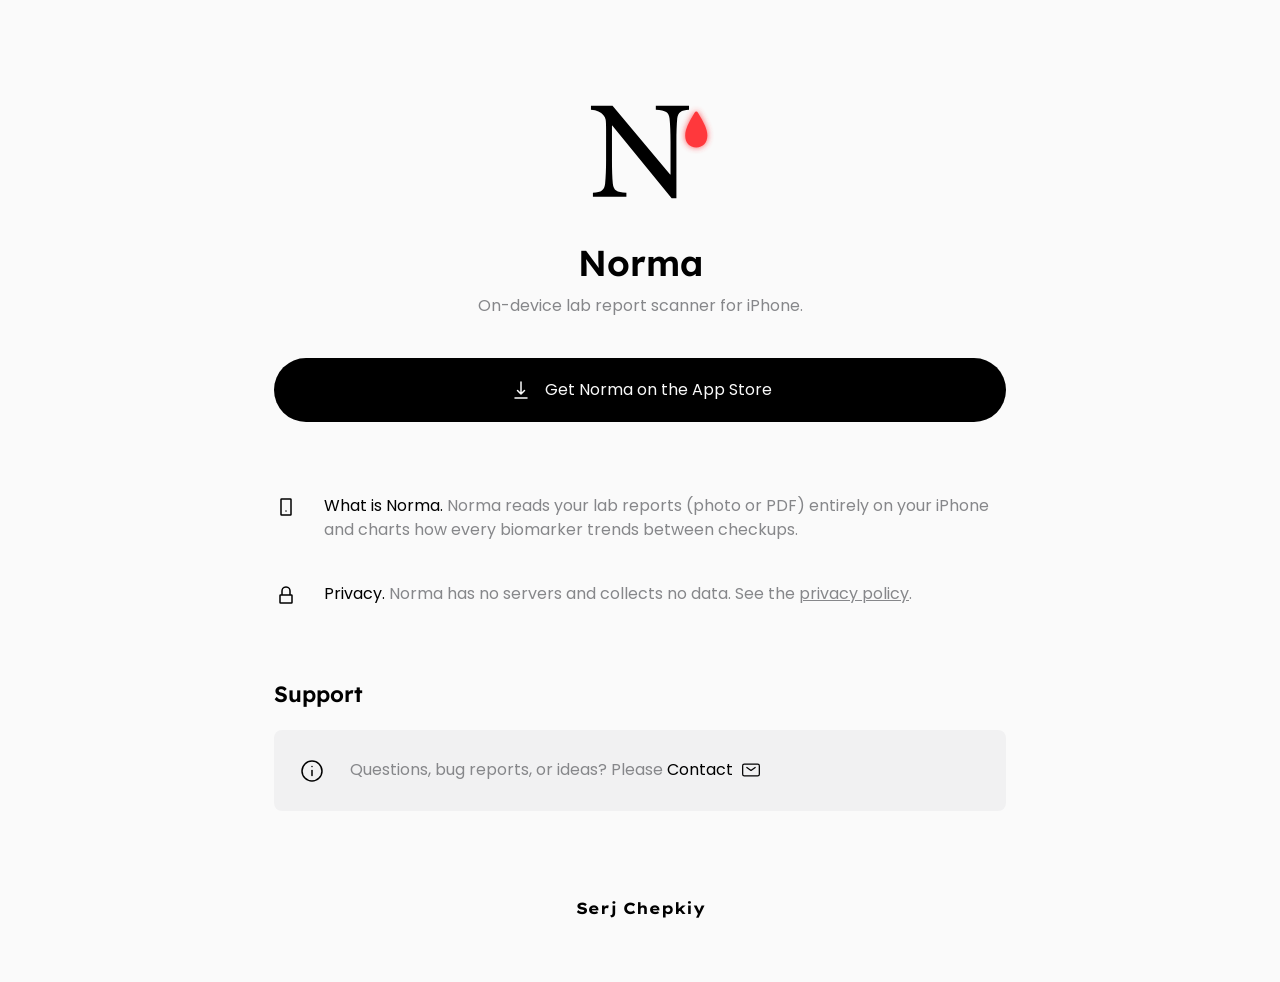
<file: index.html>
<!doctype html>
<html lang="en">
<head>
  <meta charset="utf-8">
  <meta name="viewport" content="width=device-width, initial-scale=1">
  <title>Norma — lab results tracker for iPhone</title>
  <meta name="description" content="Norma reads your lab reports on your iPhone and charts how every biomarker trends between checkups.">
  <link rel="canonical" href="https://norma.serj.design/">
  <meta name="apple-itunes-app" content="app-id=6787452888">
  <meta property="og:type" content="website">
  <meta property="og:url" content="https://norma.serj.design/">
  <meta property="og:title" content="Norma — lab results tracker for iPhone">
  <meta property="og:description" content="Norma reads your lab reports on your iPhone and charts how every biomarker trends between checkups.">
  <meta property="og:image" content="https://norma.serj.design/og.png">
  <meta property="og:image:width" content="1200">
  <meta property="og:image:height" content="630">
  <meta name="twitter:card" content="summary_large_image">
  <link rel="icon" href="favicon.ico?v=2" sizes="any">
  <link rel="icon" type="image/png" sizes="32x32" href="favicon-32x32.png?v=2">
  <link rel="icon" type="image/png" sizes="16x16" href="favicon-16x16.png?v=2">
  <link rel="apple-touch-icon" href="apple-touch-icon.png?v=2">
  <link rel="manifest" href="site.webmanifest?v=2">
  <link rel="preconnect" href="https://fonts.googleapis.com">
  <link rel="preconnect" href="https://fonts.gstatic.com" crossorigin>
  <link href="https://fonts.googleapis.com/css2?family=Lexend:wght@600&family=Lexend+Exa:wght@700&family=Poppins&display=swap" rel="stylesheet">
  <link rel="stylesheet" href="style.css">
</head>
<body>
<main>
  <img class="mark" src="mark.svg" width="160" height="160" alt="" aria-hidden="true">
  <h1 class="with-lede">Norma</h1>
  <p class="lede">On-device lab report scanner for iPhone.</p>

  <div class="get">
    <a class="cta" id="cta" href="https://apps.apple.com/app/id6787452888"><svg width="24" height="24" class="icon" stroke-width="1.5" viewBox="0 0 24 24" fill="none" xmlns="http://www.w3.org/2000/svg"><path d="M6 20H18" stroke="currentColor" stroke-linecap="round" stroke-linejoin="round"/><path d="M12 4V16M12 16L15.5 12.5M12 16L8.5 12.5" stroke="currentColor" stroke-linecap="round" stroke-linejoin="round"/></svg><span class="cta-label">Get Norma on the App Store</span></a>
  </div>

  <div class="escape" id="escape" hidden>
    <svg width="24" height="24" class="icon" stroke-width="1.5" viewBox="0 0 24 24" fill="none" xmlns="http://www.w3.org/2000/svg"><path d="M21 3L14 10" stroke="currentColor" stroke-linecap="round" stroke-linejoin="round"/><path d="M21 8V3H16" stroke="currentColor" stroke-linecap="round" stroke-linejoin="round"/><path d="M21 14V19.4C21 19.7314 20.7314 20 20.4 20H4.6C4.26863 20 4 19.7314 4 19.4V4.6C4 4.26863 4.26863 4 4.6 4H10" stroke="currentColor" stroke-linecap="round" stroke-linejoin="round"/></svg>
    <div>
      <p><b>Still here?</b> <span id="escape-app">This app</span> is holding the App Store link inside its own browser. Open this page in your browser instead:</p>
      <ol>
        <li>Tap <span class="chip">•••</span> in the top-right corner.</li>
        <li>Choose <b id="escape-exit">Open in browser</b>.</li>
        <li>Tap <b>Get Norma on the App Store</b> again.</li>
      </ol>
      <button type="button" class="copy" id="copy" hidden>Copy the App Store link</button>
    </div>
  </div>

  <div class="row"><svg width="24" height="24" class="icon" stroke-width="1.5" viewBox="0 0 24 24" fill="none" xmlns="http://www.w3.org/2000/svg"><path d="M12 16.01L12.01 15.9989" stroke="currentColor" stroke-linecap="round" stroke-linejoin="round"/><path d="M7 19.4V4.6C7 4.26863 7.26863 4 7.6 4H16.4C16.7314 4 17 4.26863 17 4.6V19.4C17 19.7314 16.7314 20 16.4 20H7.6C7.26863 20 7 19.7314 7 19.4Z" stroke="currentColor" stroke-width="1.5"/></svg><p><b>What is Norma.</b> Norma reads your lab reports (photo or PDF) entirely on your iPhone and charts how every biomarker trends between checkups.</p></div>
  <div class="row"><svg width="24" height="24" class="icon" stroke-width="1.5" viewBox="0 0 24 24" fill="none" xmlns="http://www.w3.org/2000/svg"><path d="M16 12H17.4C17.7314 12 18 12.2686 18 12.6V19.4C18 19.7314 17.7314 20 17.4 20H6.6C6.26863 20 6 19.7314 6 19.4V12.6C6 12.2686 6.26863 12 6.6 12H8M16 12V8C16 6.66667 15.2 4 12 4C8.8 4 8 6.66667 8 8V12M16 12H8" stroke="currentColor" stroke-linecap="round" stroke-linejoin="round"/></svg><p><b>Privacy.</b> Norma has no servers and collects no data. See the <a href="/privacy">privacy policy</a>.</p></div>

  <h2 id="support">Support</h2>
  <div class="contact"><svg width="24" height="24" class="icon" stroke-width="1.5" viewBox="0 0 24 24" fill="none" xmlns="http://www.w3.org/2000/svg"><path d="M12 11.5V16.5" stroke="currentColor" stroke-linecap="round" stroke-linejoin="round"/><path d="M12 7.51L12.01 7.49889" stroke="currentColor" stroke-linecap="round" stroke-linejoin="round"/><path d="M12 22C17.5228 22 22 17.5228 22 12C22 6.47715 17.5228 2 12 2C6.47715 2 2 6.47715 2 12C2 17.5228 6.47715 22 12 22Z" stroke="currentColor" stroke-linecap="round" stroke-linejoin="round"/></svg><p>Questions, bug reports, or ideas? Please <a href="mailto:serj@serj.design">Contact <svg width="24" height="24" class="icon" stroke-width="1.5" viewBox="0 0 24 24" fill="none" xmlns="http://www.w3.org/2000/svg"><path d="M7 9L12 12.5L17 9" stroke="currentColor" stroke-linecap="round" stroke-linejoin="round"/><path d="M2 17V7C2 5.89543 2.89543 5 4 5H20C21.1046 5 22 5.89543 22 7V17C22 18.1046 21.1046 19 20 19H4C2.89543 19 2 18.1046 2 17Z" stroke="currentColor" stroke-width="1.5"/></svg></a></p></div>
  <footer>Serj Chepkiy</footer>
</main>
<script src="inapp.js" defer></script>
</body>
</html>
</file>
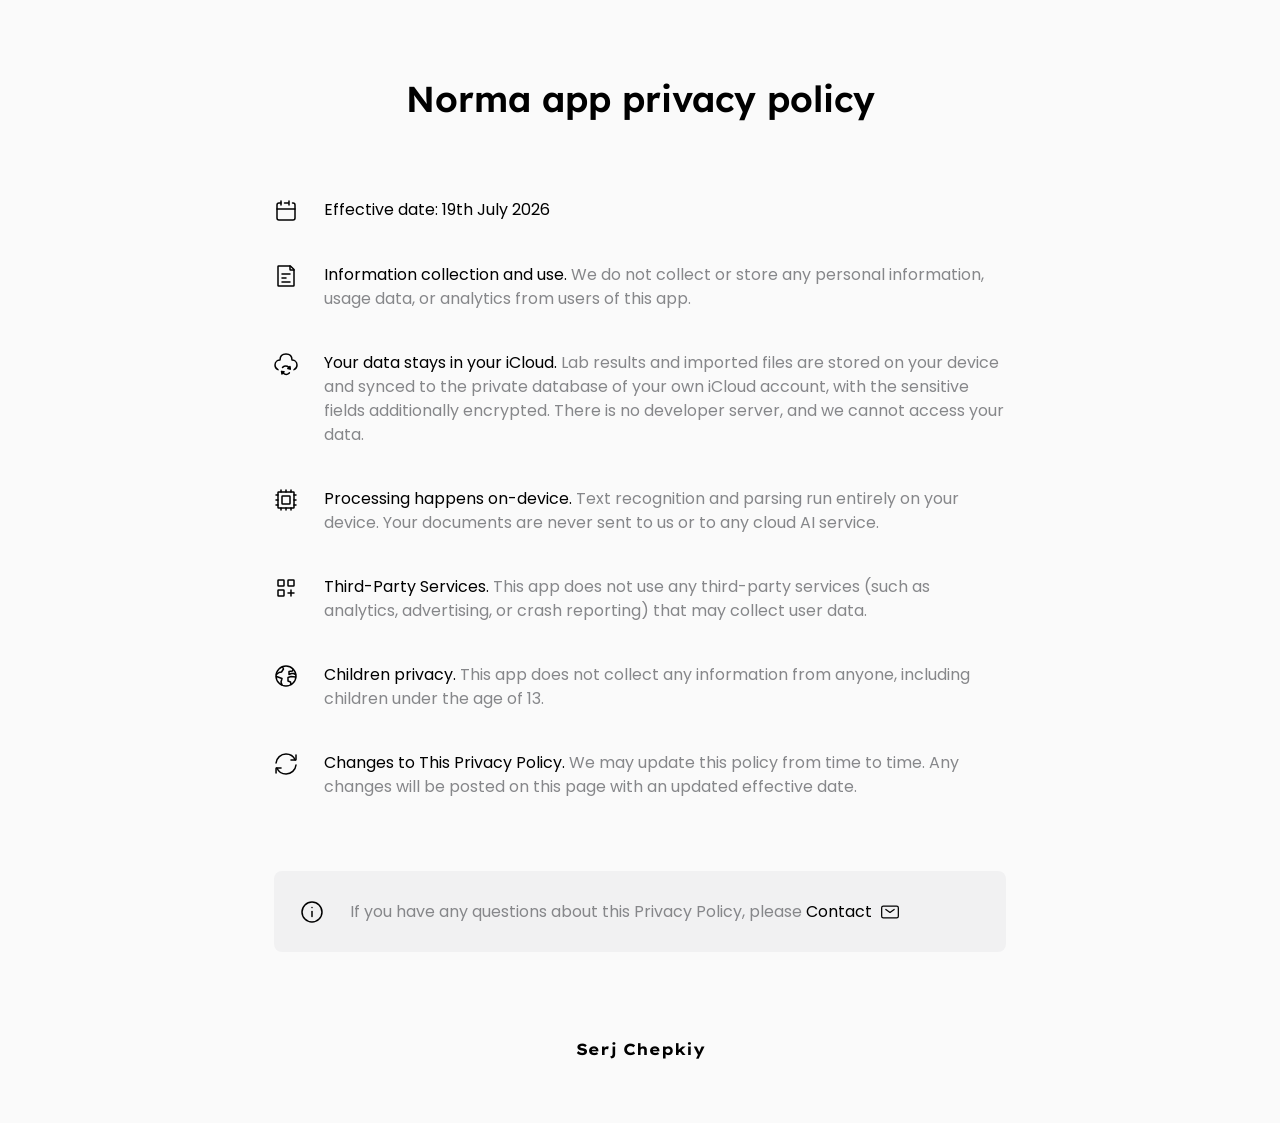
<file: privacy.html>
<!doctype html>
<html lang="en">
<head>
  <meta charset="utf-8">
  <meta name="viewport" content="width=device-width, initial-scale=1">
  <title>Norma app privacy policy</title>
  <meta name="description" content="Privacy policy of the Norma app.">
  <link rel="icon" href="favicon.ico?v=2" sizes="any">
  <link rel="icon" type="image/png" sizes="32x32" href="favicon-32x32.png?v=2">
  <link rel="icon" type="image/png" sizes="16x16" href="favicon-16x16.png?v=2">
  <link rel="apple-touch-icon" href="apple-touch-icon.png?v=2">
  <link rel="manifest" href="site.webmanifest?v=2">
  <link rel="preconnect" href="https://fonts.googleapis.com">
  <link rel="preconnect" href="https://fonts.gstatic.com" crossorigin>
  <link href="https://fonts.googleapis.com/css2?family=Lexend:wght@600&family=Lexend+Exa:wght@700&family=Poppins&display=swap" rel="stylesheet">
  <link rel="stylesheet" href="style.css">
</head>
<body>
<main>
  <h1>Norma app privacy policy</h1>
  <div class="row"><svg width="24" height="24" class="icon" stroke-width="1.5" viewBox="0 0 24 24" fill="none" xmlns="http://www.w3.org/2000/svg"><path d="M15 4V2M15 4V6M15 4H10.5M3 10V19C3 20.1046 3.89543 21 5 21H19C20.1046 21 21 20.1046 21 19V10H3Z" stroke="currentColor" stroke-linecap="round" stroke-linejoin="round"/><path d="M3 10V6C3 4.89543 3.89543 4 5 4H7" stroke="currentColor" stroke-linecap="round" stroke-linejoin="round"/><path d="M7 2V6" stroke="currentColor" stroke-linecap="round" stroke-linejoin="round"/><path d="M21 10V6C21 4.89543 20.1046 4 19 4H18.5" stroke="currentColor" stroke-linecap="round" stroke-linejoin="round"/></svg><p><b>Effective date: 19th July 2026</b></p></div>
  <div class="row"><svg width="24" height="24" class="icon" viewBox="0 0 24 24" stroke-width="1.5" fill="none" xmlns="http://www.w3.org/2000/svg"><path d="M4 21.4V2.6C4 2.26863 4.26863 2 4.6 2H16.2515C16.4106 2 16.5632 2.06321 16.6757 2.17574L19.8243 5.32426C19.9368 5.43679 20 5.5894 20 5.74853V21.4C20 21.7314 19.7314 22 19.4 22H4.6C4.26863 22 4 21.7314 4 21.4Z" stroke="currentColor" stroke-linecap="round" stroke-linejoin="round"/><path d="M8 10L16 10" stroke="currentColor" stroke-linecap="round" stroke-linejoin="round"/><path d="M8 18L16 18" stroke="currentColor" stroke-linecap="round" stroke-linejoin="round"/><path d="M8 14L12 14" stroke="currentColor" stroke-linecap="round" stroke-linejoin="round"/><path d="M16 2V5.4C16 5.73137 16.2686 6 16.6 6H20" stroke="currentColor" stroke-linecap="round" stroke-linejoin="round"/></svg><p><b>Information collection and use.</b> We do not collect or store any personal information, usage data, or analytics from users of this app.</p></div>
  <div class="row"><svg width="24" height="24" class="icon" stroke-width="1.5" viewBox="0 0 24 24" fill="none" xmlns="http://www.w3.org/2000/svg"><path d="M20 17.6073C21.4937 17.0221 23 15.6889 23 13C23 9 19.6667 8 18 8C18 6 18 2 12 2C6 2 6 6 6 8C4.33333 8 1 9 1 13C1 15.6889 2.50628 17.0221 4 17.6073" stroke="currentColor" stroke-linecap="round" stroke-linejoin="round"/><path d="M7.58059 19.4874L9.34836 21.2552C10.9105 22.8173 13.4431 22.8173 15.0052 21.2552L15.3588 20.9016" stroke="currentColor" stroke-linecap="round" stroke-linejoin="round"/><path d="M7.93413 21.9623L7.58058 19.4874L10.0554 19.841L7.93413 21.9623Z" stroke="currentColor" stroke-linecap="round" stroke-linejoin="round"/><path d="M16.2981 16.9016L14.5303 15.1339C12.9682 13.5718 10.4355 13.5718 8.87345 15.1339L8.51989 15.4874" stroke="currentColor" stroke-linecap="round" stroke-linejoin="round"/><path d="M15.9445 14.4268L16.2981 16.9017L13.8232 16.5481L15.9445 14.4268Z" stroke="currentColor" stroke-linecap="round" stroke-linejoin="round"/></svg><p><b>Your data stays in your iCloud.</b> Lab results and imported files are stored on your device and synced to the private database of your own iCloud account, with the sensitive fields additionally encrypted. There is no developer server, and we cannot access your data.</p></div>
  <div class="row"><svg width="24" height="24" class="icon" stroke-width="1.5" viewBox="0 0 24 24" fill="none" xmlns="http://www.w3.org/2000/svg"><path d="M8 15.4V8.6C8 8.26863 8.26863 8 8.6 8H15.4C15.7314 8 16 8.26863 16 8.6V15.4C16 15.7314 15.7314 16 15.4 16H8.6C8.26863 16 8 15.7314 8 15.4Z" stroke="currentColor" stroke-linecap="round" stroke-linejoin="round"/><path d="M20 4.6V19.4C20 19.7314 19.7314 20 19.4 20H4.6C4.26863 20 4 19.7314 4 19.4V4.6C4 4.26863 4.26863 4 4.6 4H19.4C19.7314 4 20 4.26863 20 4.6Z" stroke="currentColor" stroke-linecap="round" stroke-linejoin="round"/><path d="M17 4V2" stroke="currentColor" stroke-linecap="round" stroke-linejoin="round"/><path d="M12 4V2" stroke="currentColor" stroke-linecap="round" stroke-linejoin="round"/><path d="M7 4V2" stroke="currentColor" stroke-linecap="round" stroke-linejoin="round"/><path d="M7 20V22" stroke="currentColor" stroke-linecap="round" stroke-linejoin="round"/><path d="M12 20V22" stroke="currentColor" stroke-linecap="round" stroke-linejoin="round"/><path d="M17 20V22" stroke="currentColor" stroke-linecap="round" stroke-linejoin="round"/><path d="M20 17H22" stroke="currentColor" stroke-linecap="round" stroke-linejoin="round"/><path d="M20 12H22" stroke="currentColor" stroke-linecap="round" stroke-linejoin="round"/><path d="M20 7H22" stroke="currentColor" stroke-linecap="round" stroke-linejoin="round"/><path d="M4 17H2" stroke="currentColor" stroke-linecap="round" stroke-linejoin="round"/><path d="M4 12H2" stroke="currentColor" stroke-linecap="round" stroke-linejoin="round"/><path d="M4 7H2" stroke="currentColor" stroke-linecap="round" stroke-linejoin="round"/></svg><p><b>Processing happens on-device.</b> Text recognition and parsing run entirely on your device. Your documents are never sent to us or to any cloud AI service.</p></div>
  <div class="row"><svg width="24" height="24" class="icon" stroke-width="1.5" viewBox="0 0 24 24" fill="none" xmlns="http://www.w3.org/2000/svg"><path d="M13.9922 17H16.9922M19.9922 17H16.9922M16.9922 17V14M16.9922 17V20" stroke="currentColor" stroke-linecap="round" stroke-linejoin="round"/><path d="M4 9.4V4.6C4 4.26863 4.26863 4 4.6 4H9.4C9.73137 4 10 4.26863 10 4.6V9.4C10 9.73137 9.73137 10 9.4 10H4.6C4.26863 10 4 9.73137 4 9.4Z" stroke="currentColor" stroke-width="1.5"/><path d="M4 19.4V14.6C4 14.2686 4.26863 14 4.6 14H9.4C9.73137 14 10 14.2686 10 14.6V19.4C10 19.7314 9.73137 20 9.4 20H4.6C4.26863 20 4 19.7314 4 19.4Z" stroke="currentColor" stroke-width="1.5"/><path d="M14 9.4V4.6C14 4.26863 14.2686 4 14.6 4H19.4C19.7314 4 20 4.26863 20 4.6V9.4C20 9.73137 19.7314 10 19.4 10H14.6C14.2686 10 14 9.73137 14 9.4Z" stroke="currentColor" stroke-width="1.5"/></svg><p><b>Third-Party Services.</b> This app does not use any third-party services (such as analytics, advertising, or crash reporting) that may collect user data.</p></div>
  <div class="row"><svg width="24" height="24" class="icon" stroke-width="1.5" viewBox="0 0 24 24" fill="none" xmlns="http://www.w3.org/2000/svg"><path d="M12 22C17.5228 22 22 17.5228 22 12C22 6.47715 17.5228 2 12 2C6.47715 2 2 6.47715 2 12C2 17.5228 6.47715 22 12 22Z" stroke="currentColor"   stroke-linecap="round" stroke-linejoin="round"/><path d="M2.5 12.5L8 14.5L7 18L8 21" stroke="currentColor"   stroke-linecap="round" stroke-linejoin="round"/><path d="M17 20.5L16.5 18L14 17V13.5L17 12.5L21.5 13" stroke="currentColor"   stroke-linecap="round" stroke-linejoin="round"/><path d="M19 5.5L18.5 7L15 7.5V10.5L17.5 9.5H19.5L21.5 10.5" stroke="currentColor"   stroke-linecap="round" stroke-linejoin="round"/><path d="M2.5 10.5L5 8.5L7.5 8L9.5 5L8.5 3" stroke="currentColor"   stroke-linecap="round" stroke-linejoin="round"/></svg><p><b>Children privacy.</b> This app does not collect any information from anyone, including children under the age of 13.</p></div>
  <div class="row"><svg width="24" height="24" class="icon" stroke-width="1.5" viewBox="0 0 24 24" fill="none" xmlns="http://www.w3.org/2000/svg"><path d="M21.1679 8C19.6247 4.46819 16.1006 2 11.9999 2C6.81459 2 2.55104 5.94668 2.04932 11" stroke="currentColor" stroke-linecap="round" stroke-linejoin="round"/><path d="M17 8H21.4C21.7314 8 22 7.73137 22 7.4V3" stroke="currentColor" stroke-linecap="round" stroke-linejoin="round"/><path d="M2.88146 16C4.42458 19.5318 7.94874 22 12.0494 22C17.2347 22 21.4983 18.0533 22 13" stroke="currentColor" stroke-linecap="round" stroke-linejoin="round"/><path d="M7.04932 16H2.64932C2.31795 16 2.04932 16.2686 2.04932 16.6V21" stroke="currentColor" stroke-linecap="round" stroke-linejoin="round"/></svg><p><b>Changes to This Privacy Policy.</b> We may update this policy from time to time. Any changes will be posted on this page with an updated effective date.</p></div>
  <div class="contact"><svg width="24" height="24" class="icon" stroke-width="1.5" viewBox="0 0 24 24" fill="none" xmlns="http://www.w3.org/2000/svg"><path d="M12 11.5V16.5" stroke="currentColor" stroke-linecap="round" stroke-linejoin="round"/><path d="M12 7.51L12.01 7.49889" stroke="currentColor" stroke-linecap="round" stroke-linejoin="round"/><path d="M12 22C17.5228 22 22 17.5228 22 12C22 6.47715 17.5228 2 12 2C6.47715 2 2 6.47715 2 12C2 17.5228 6.47715 22 12 22Z" stroke="currentColor" stroke-linecap="round" stroke-linejoin="round"/></svg><p>If you have any questions about this Privacy Policy, please <a href="mailto:serj@serj.design">Contact <svg width="24" height="24" class="icon" stroke-width="1.5" viewBox="0 0 24 24" fill="none" xmlns="http://www.w3.org/2000/svg"><path d="M7 9L12 12.5L17 9" stroke="currentColor" stroke-linecap="round" stroke-linejoin="round"/><path d="M2 17V7C2 5.89543 2.89543 5 4 5H20C21.1046 5 22 5.89543 22 7V17C22 18.1046 21.1046 19 20 19H4C2.89543 19 2 18.1046 2 17Z" stroke="currentColor" stroke-width="1.5"/></svg></a></p></div>
  <footer>Serj Chepkiy</footer>
</main>
</body>
</html>
</file>
<file: style.css>
* { margin: 0; padding: 0; box-sizing: border-box; }

body {
  background: #fafafa;
  color: #000;
  font-family: "Poppins", -apple-system, "Helvetica Neue", Arial, sans-serif;
  font-size: 16px;
  font-weight: 400;
  line-height: 1.5;
  -webkit-font-smoothing: antialiased;
}

main {
  max-width: 780px;
  margin: 0 auto;
  padding: 72px 24px 64px;
}

[hidden] { display: none !important; }

h1 {
  font-family: "Lexend", -apple-system, "Helvetica Neue", Arial, sans-serif;
  font-weight: 600;
  font-size: 36px;
  line-height: 150%;
  text-align: center;
  margin-bottom: 72px;
}

h1.with-lede { margin-bottom: 4px; }

/* The icon's own letterform and drop, no tile: the mark sits on the page the
   way it sits on the app's welcome screen. It keeps the icon's full 1024pt
   canvas, so the visible mark is smaller than the box. */
.mark {
  display: block;
  width: 160px;
  height: 160px;
  margin: 0 auto 4px;
}

h2 {
  font-family: "Lexend", -apple-system, "Helvetica Neue", Arial, sans-serif;
  font-weight: 600;
  font-size: 22px;
  line-height: 1.4;
  margin-top: 72px;
  margin-bottom: 20px;
}

.lede {
  text-align: center;
  color: #86878a;
  margin-bottom: 40px;
}

.row {
  display: flex;
  gap: 26px;
  margin-bottom: 40px;
  color: #86878a;
}

.row b { color: #000; font-weight: 400; }

.icon { flex-shrink: 0; margin-top: 1px; color: #000; }

.contact {
  display: flex;
  gap: 26px;
  align-items: center;
  background: #f1f1f2;
  border-radius: 8px;
  padding: 28px 26px;
  margin-top: 72px;
  color: #86878a;
}

.contact a {
  color: #000;
  text-decoration: none;
  display: inline-flex;
  align-items: center;
  gap: 8px;
}
.contact a:hover { text-decoration: underline; }
.contact a .icon { margin: 0; width: 20px; height: 20px; }

h2 + .contact { margin-top: 0; }

.get { margin-bottom: 72px; }

.cta {
  display: flex;
  align-items: center;
  justify-content: center;
  gap: 12px;
  background: #000;
  color: #fafafa;
  border-radius: 999px;
  padding: 20px 26px;
  text-decoration: none;
  transition: opacity 0.15s;
}

.cta .icon { color: inherit; margin: 0; }
.cta:hover { opacity: 0.85; }
.cta[aria-busy="true"] { opacity: 0.5; pointer-events: none; }

.escape {
  display: flex;
  gap: 26px;
  background: #f1f1f2;
  border-radius: 8px;
  padding: 28px 26px;
  margin-bottom: 72px;
  color: #86878a;
}

.escape b { color: #000; font-weight: 400; }
.escape ol { margin: 16px 0 0 20px; }
.escape li { margin-bottom: 6px; }

.chip {
  display: inline-block;
  background: #fff;
  border-radius: 5px;
  padding: 0 8px;
  color: #000;
  letter-spacing: 1px;
}

.copy {
  font: inherit;
  color: #000;
  background: #fff;
  border: 0;
  border-radius: 8px;
  padding: 12px 18px;
  margin-top: 20px;
  cursor: pointer;
}

.copy:hover { opacity: 0.85; }

footer {
  font-family: "Lexend Exa", -apple-system, "Helvetica Neue", Arial, sans-serif;
  font-weight: 700;
  font-size: 16px;
  line-height: 1.2;
  color: #000;
  text-align: center;
  margin-top: 88px;
}

a { color: inherit; }
</file>
